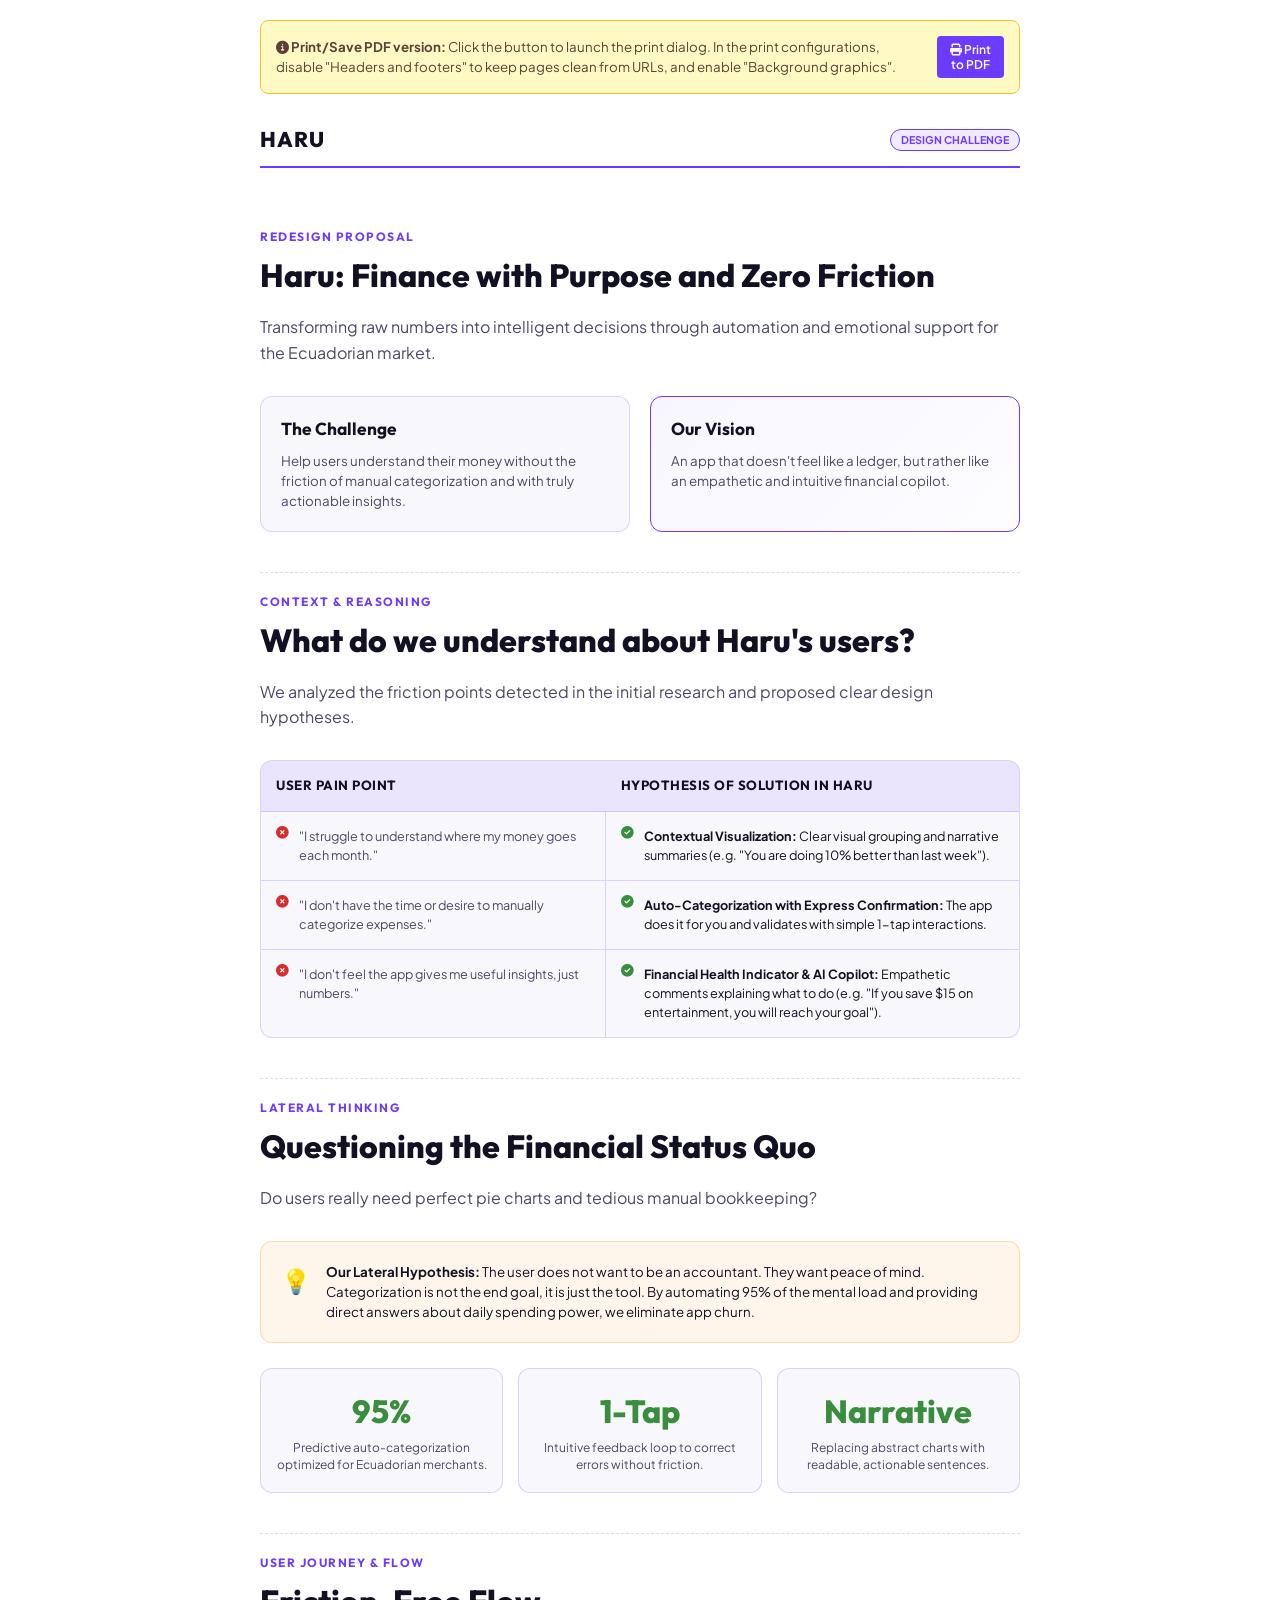
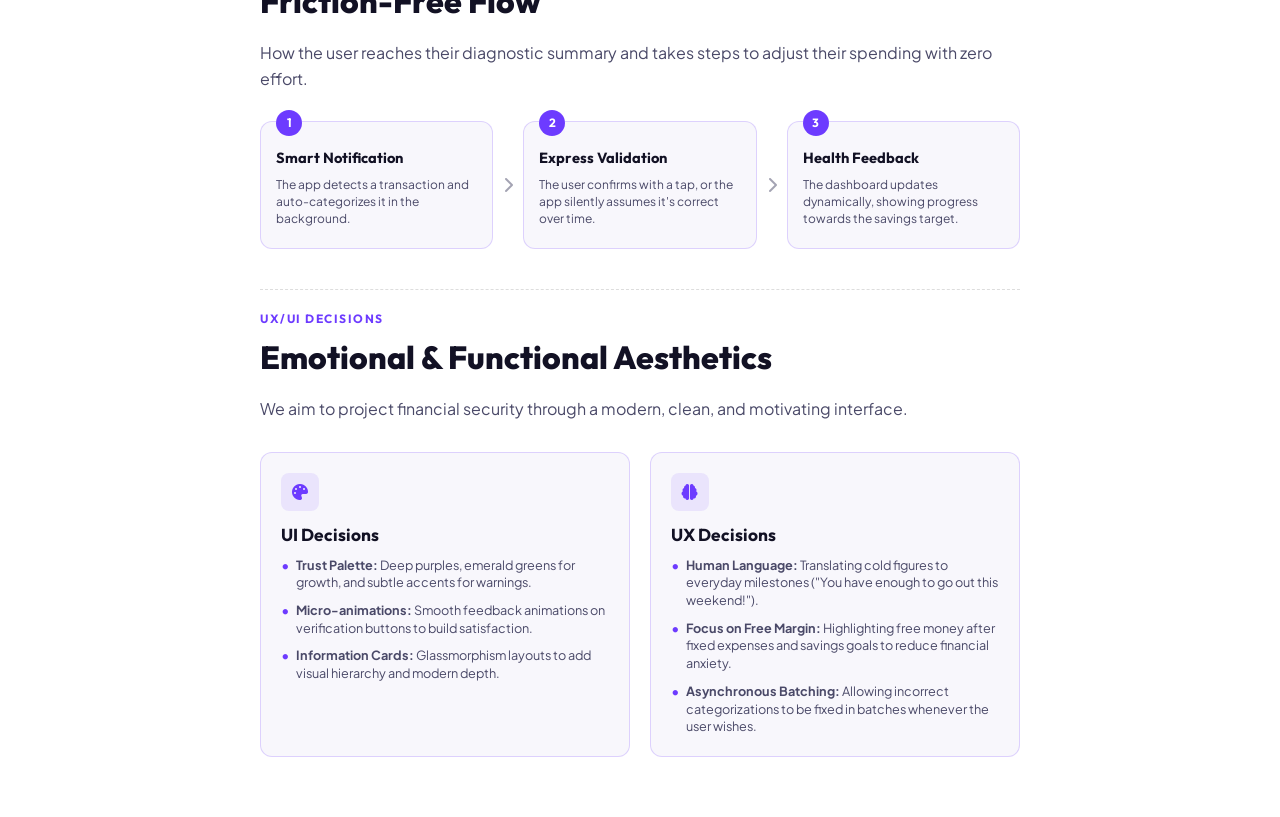
<file: print_presentation.html>
<!DOCTYPE html>
<html lang="en">
<head>
    <meta charset="UTF-8">
    <meta name="viewport" content="width=device-width, initial-scale=1.0">
    <title>Haru - Design Challenge PDF Export</title>
    <!-- Google Fonts -->
    <link href="https://fonts.googleapis.com/css2?family=Outfit:wght@300;400;600;700;800&family=Plus+Jakarta+Sans:wght@300;400;500;600;700&display=swap" rel="stylesheet">
    <!-- FontAwesome Icons -->
    <link rel="stylesheet" href="https://cdnjs.cloudflare.com/ajax/libs/font-awesome/6.4.0/css/all.min.css">
    
    <style>
        :root {
            --bg-color: #FFFFFF;
            --text-main: #121124;
            --text-muted: #4A4968;
            --primary: #6D3BFF;
            --border-color: rgba(109, 59, 255, 0.2);
            --card-bg: #F8F7FC;
            --font-heading: 'Outfit', sans-serif;
            --font-body: 'Plus Jakarta Sans', sans-serif;
        }

        * {
            margin: 0;
            padding: 0;
            box-sizing: border-box;
        }

        body {
            background-color: var(--bg-color);
            color: var(--text-main);
            font-family: var(--font-body);
            line-height: 1.5;
            font-size: 11pt;
            padding: 0;
        }

        /* Container & Print Page Setup */
        .print-container {
            max-width: 800px;
            margin: 0 auto;
            padding: 20px;
        }

        .header-banner {
            display: flex;
            justify-content: space-between;
            align-items: center;
            border-bottom: 2px solid var(--primary);
            padding-bottom: 10px;
            margin-bottom: 40px;
        }

        .brand-name {
            font-family: var(--font-heading);
            font-weight: 800;
            font-size: 16pt;
            letter-spacing: 1px;
            color: var(--text-main);
        }

        .brand-badge {
            background: rgba(109, 59, 255, 0.1);
            color: var(--primary);
            border: 1px solid var(--primary);
            padding: 2px 10px;
            border-radius: 100px;
            font-size: 8pt;
            font-weight: 700;
            text-transform: uppercase;
        }

        .print-instructions {
            background: #FFF9C4;
            border: 1px solid #FBC02D;
            color: #5D4037;
            padding: 15px;
            border-radius: 8px;
            margin-bottom: 30px;
            font-size: 10pt;
            display: flex;
            align-items: center;
            gap: 10px;
        }

        .print-instructions button {
            background: var(--primary);
            color: white;
            border: none;
            padding: 6px 12px;
            border-radius: 4px;
            cursor: pointer;
            font-family: var(--font-body);
            font-weight: 600;
            font-size: 9pt;
            margin-left: auto;
            transition: opacity 0.2s;
        }

        .print-instructions button:hover {
            opacity: 0.9;
        }

        /* Slide layout */
        .slide-page {
            background: #FFFFFF;
            padding: 20px 0 40px 0;
            border-bottom: 1px dashed #DDD;
            position: relative;
        }

        .slide-page:last-child {
            border-bottom: none;
        }

        .slide-category {
            color: var(--primary);
            font-family: var(--font-heading);
            font-weight: 700;
            text-transform: uppercase;
            font-size: 9pt;
            letter-spacing: 1.5px;
            display: block;
            margin-bottom: 10px;
        }

        .slide-title {
            font-family: var(--font-heading);
            font-size: 24pt;
            font-weight: 800;
            line-height: 1.2;
            margin-bottom: 20px;
            color: var(--text-main);
        }

        .slide-lead {
            font-size: 12pt;
            color: var(--text-muted);
            line-height: 1.6;
            margin-bottom: 30px;
        }

        /* Layout grids & elements */
        .grid-2-col {
            display: grid;
            grid-template-columns: 1fr 1fr;
            gap: 20px;
        }

        .grid-3-col {
            display: grid;
            grid-template-columns: 1fr 1fr 1fr;
            gap: 15px;
            margin-top: 25px;
        }

        .info-card {
            background: var(--card-bg);
            border: 1px solid var(--border-color);
            padding: 20px;
            border-radius: 12px;
        }

        .info-card h3, .design-decision-card h3 {
            font-family: var(--font-heading);
            font-size: 13pt;
            margin-bottom: 8px;
            color: var(--text-main);
        }

        .info-card p {
            font-size: 10pt;
            color: var(--text-muted);
            line-height: 1.5;
        }

        .info-card.highlight {
            background: linear-gradient(135deg, rgba(109, 59, 255, 0.05) 0%, rgba(109, 59, 255, 0.01) 100%);
            border-color: var(--primary);
        }

        /* Pain/Solution Table */
        .pain-solution-table {
            display: flex;
            flex-direction: column;
            border: 1px solid var(--border-color);
            border-radius: 12px;
            overflow: hidden;
            background: var(--card-bg);
        }

        .table-row {
            display: grid;
            grid-template-columns: 1fr 1.2fr;
            border-bottom: 1px solid var(--border-color);
        }

        .table-row:last-child {
            border-bottom: none;
        }

        .table-row.header {
            background: rgba(109, 59, 255, 0.1);
            font-weight: 700;
            font-family: var(--font-heading);
            font-size: 10pt;
            text-transform: uppercase;
            letter-spacing: 0.5px;
        }

        .table-row > div {
            padding: 15px;
        }

        .pain-cell {
            color: var(--text-muted);
            display: flex;
            gap: 10px;
            align-items: flex-start;
            font-size: 9.5pt;
            border-right: 1px solid var(--border-color);
        }

        .solution-cell {
            display: flex;
            gap: 10px;
            align-items: flex-start;
            font-size: 9.5pt;
            color: var(--text-main);
        }

        .text-danger { color: #D32F2F; }
        .text-success { color: #388E3C; }

        /* Insight Banner */
        .insight-banner {
            display: flex;
            gap: 15px;
            background: rgba(255, 145, 0, 0.08);
            border: 1px solid rgba(255, 145, 0, 0.3);
            padding: 20px;
            border-radius: 12px;
            line-height: 1.5;
            font-size: 10pt;
        }

        .banner-icon {
            font-size: 18pt;
        }

        /* Stats */
        .stat-card {
            background: var(--card-bg);
            border: 1px solid var(--border-color);
            padding: 18px 15px;
            border-radius: 12px;
            text-align: center;
        }

        .stat-num {
            font-family: var(--font-heading);
            font-size: 24pt;
            font-weight: 800;
            color: #388E3C;
            margin-bottom: 5px;
        }

        .stat-label {
            font-size: 9pt;
            color: var(--text-muted);
            line-height: 1.4;
        }

        /* Journey Flow */
        .journey-flow {
            display: flex;
            align-items: center;
            justify-content: space-between;
            gap: 10px;
            margin-top: 15px;
        }

        .journey-step {
            flex: 1;
            background: var(--card-bg);
            border: 1px solid var(--border-color);
            padding: 20px 15px;
            border-radius: 12px;
            position: relative;
        }

        .step-num {
            position: absolute;
            top: -12px;
            left: 15px;
            width: 26px;
            height: 26px;
            background: var(--primary);
            border-radius: 50%;
            display: flex;
            align-items: center;
            justify-content: center;
            font-family: var(--font-heading);
            font-weight: 700;
            font-size: 9pt;
            color: #FFF;
        }

        .journey-step h4 {
            font-family: var(--font-heading);
            font-size: 11pt;
            margin-bottom: 8px;
            color: var(--text-main);
            margin-top: 5px;
        }

        .journey-step p {
            font-size: 9pt;
            color: var(--text-muted);
            line-height: 1.4;
        }

        .journey-arrow {
            color: var(--text-muted);
            font-size: 12pt;
            opacity: 0.5;
        }

        /* Decision Cards */
        .design-decision-card {
            background: var(--card-bg);
            border: 1px solid var(--border-color);
            padding: 20px;
            border-radius: 12px;
        }

        .card-icon {
            width: 38px;
            height: 38px;
            background: rgba(109, 59, 255, 0.1);
            border-radius: 8px;
            display: flex;
            align-items: center;
            justify-content: center;
            color: var(--primary);
            font-size: 12pt;
            margin-bottom: 12px;
        }

        .design-decision-card ul {
            list-style-type: none;
            display: flex;
            flex-direction: column;
            gap: 10px;
        }

        .design-decision-card li {
            font-size: 9.5pt;
            color: var(--text-muted);
            line-height: 1.4;
            position: relative;
            padding-left: 15px;
        }

        .design-decision-card li::before {
            content: "•";
            color: var(--primary);
            position: absolute;
            left: 0;
            font-size: 12pt;
            line-height: 1;
        }

        /* Page Numbering Footer */
        .page-footer-label {
            display: none;
        }

        /* CSS Print Styles */
        @media print {
            @page {
                size: A4 portrait;
                margin: 20mm 15mm 20mm 15mm;
            }
            
            body {
                background-color: #FFFFFF;
                color: #000000;
            }

            .print-instructions {
                display: none !important;
            }

            .header-banner {
                position: fixed;
                top: 0;
                left: 0;
                right: 0;
                margin-bottom: 0;
            }

            .slide-page {
                display: block !important;
                page-break-after: always !important;
                break-after: page !important;
                padding-top: 30mm !important; /* Space for the fixed header */
                border-bottom: none !important;
            }

            .page-footer-label {
                display: block !important;
                position: fixed;
                bottom: 0;
                left: 0;
                right: 0;
                border-top: 1px solid #DDD;
                padding-top: 8px;
                text-align: right;
                font-family: var(--font-body);
                font-size: 9pt;
                color: #777;
            }

            .page-footer-label::after {
                content: "Page " counter(page);
            }
        }
    </style>
</head>
<body>

    <div class="print-container">
        <!-- Interactive Help Banner (Hidden when printing) -->
        <div class="print-instructions">
            <div>
                <i class="fa-solid fa-circle-info"></i> 
                <strong>Print/Save PDF version:</strong> Click the button to launch the print dialog. In the print configurations, disable "Headers and footers" to keep pages clean from URLs, and enable "Background graphics".
            </div>
            <button onclick="window.print()"><i class="fa-solid fa-print"></i> Print to PDF</button>
        </div>

        <!-- Global Document Header (Shows on top of every page) -->
        <header class="header-banner">
            <span class="brand-name">HARU</span>
            <span class="brand-badge">Design Challenge</span>
        </header>

        <!-- Slide 1 -->
        <section class="slide-page">
            <span class="slide-category">Redesign Proposal</span>
            <h1 class="slide-title">Haru: Finance with Purpose and Zero Friction</h1>
            <p class="slide-lead">Transforming raw numbers into intelligent decisions through automation and emotional support for the Ecuadorian market.</p>
            
            <div class="grid-2-col">
                <div class="info-card">
                    <h3>The Challenge</h3>
                    <p>Help users understand their money without the friction of manual categorization and with truly actionable insights.</p>
                </div>
                <div class="info-card highlight">
                    <h3>Our Vision</h3>
                    <p>An app that doesn't feel like a ledger, but rather like an empathetic and intuitive financial copilot.</p>
                </div>
            </div>
        </section>

        <!-- Slide 2 -->
        <section class="slide-page">
            <span class="slide-category">Context & Reasoning</span>
            <h1 class="slide-title">What do we understand about Haru's users?</h1>
            <p class="slide-lead">We analyzed the friction points detected in the initial research and proposed clear design hypotheses.</p>

            <div class="pain-solution-table">
                <div class="table-row header">
                    <div>User Pain Point</div>
                    <div>Hypothesis of Solution in Haru</div>
                </div>
                <div class="table-row">
                    <div class="pain-cell">
                        <i class="fa-solid fa-circle-xmark text-danger"></i>
                        <span>"I struggle to understand where my money goes each month."</span>
                    </div>
                    <div class="solution-cell">
                        <i class="fa-solid fa-circle-check text-success"></i>
                        <span><strong>Contextual Visualization:</strong> Clear visual grouping and narrative summaries (e.g. "You are doing 10% better than last week").</span>
                    </div>
                </div>
                <div class="table-row">
                    <div class="pain-cell">
                        <i class="fa-solid fa-circle-xmark text-danger"></i>
                        <span>"I don't have the time or desire to manually categorize expenses."</span>
                    </div>
                    <div class="solution-cell">
                        <i class="fa-solid fa-circle-check text-success"></i>
                        <span><strong>Auto-Categorization with Express Confirmation:</strong> The app does it for you and validates with simple 1-tap interactions.</span>
                    </div>
                </div>
                <div class="table-row">
                    <div class="pain-cell">
                        <i class="fa-solid fa-circle-xmark text-danger"></i>
                        <span>"I don't feel the app gives me useful insights, just numbers."</span>
                    </div>
                    <div class="solution-cell">
                        <i class="fa-solid fa-circle-check text-success"></i>
                        <span><strong>Financial Health Indicator & AI Copilot:</strong> Empathetic comments explaining what to do (e.g. "If you save $15 on entertainment, you will reach your goal").</span>
                    </div>
                </div>
            </div>
        </section>

        <!-- Slide 3 -->
        <section class="slide-page">
            <span class="slide-category">Lateral Thinking</span>
            <h1 class="slide-title">Questioning the Financial Status Quo</h1>
            <p class="slide-lead">Do users really need perfect pie charts and tedious manual bookkeeping?</p>
            
            <div class="insight-banner">
                <div class="banner-icon">💡</div>
                <div class="banner-content">
                    <strong>Our Lateral Hypothesis:</strong> The user does not want to be an accountant. They want peace of mind. Categorization is not the end goal, it is just the tool. By automating 95% of the mental load and providing direct answers about daily spending power, we eliminate app churn.
                </div>
            </div>

            <div class="grid-3-col">
                <div class="stat-card">
                    <div class="stat-num">95%</div>
                    <div class="stat-label">Predictive auto-categorization optimized for Ecuadorian merchants.</div>
                </div>
                <div class="stat-card">
                    <div class="stat-num">1-Tap</div>
                    <div class="stat-label">Intuitive feedback loop to correct errors without friction.</div>
                </div>
                <div class="stat-card">
                    <div class="stat-num">Narrative</div>
                    <div class="stat-label">Replacing abstract charts with readable, actionable sentences.</div>
                </div>
            </div>
        </section>

        <!-- Slide 4 -->
        <section class="slide-page">
            <span class="slide-category">User Journey & Flow</span>
            <h1 class="slide-title">Friction-Free Flow</h1>
            <p class="slide-lead">How the user reaches their diagnostic summary and takes steps to adjust their spending with zero effort.</p>

            <div class="journey-flow">
                <div class="journey-step">
                    <div class="step-num">1</div>
                    <div class="step-content">
                        <h4>Smart Notification</h4>
                        <p>The app detects a transaction and auto-categorizes it in the background.</p>
                    </div>
                </div>
                <div class="journey-arrow"><i class="fa-solid fa-chevron-right"></i></div>
                <div class="journey-step">
                    <div class="step-num">2</div>
                    <div class="step-content">
                        <h4>Express Validation</h4>
                        <p>The user confirms with a tap, or the app silently assumes it's correct over time.</p>
                    </div>
                </div>
                <div class="journey-arrow"><i class="fa-solid fa-chevron-right"></i></div>
                <div class="journey-step">
                    <div class="step-num">3</div>
                    <div class="step-content">
                        <h4>Health Feedback</h4>
                        <p>The dashboard updates dynamically, showing progress towards the savings target.</p>
                    </div>
                </div>
            </div>
        </section>

        <!-- Slide 5 -->
        <section class="slide-page">
            <span class="slide-category">UX/UI Decisions</span>
            <h1 class="slide-title">Emotional & Functional Aesthetics</h1>
            <p class="slide-lead">We aim to project financial security through a modern, clean, and motivating interface.</p>

            <div class="grid-2-col">
                <div class="design-decision-card">
                    <div class="card-icon"><i class="fa-solid fa-palette"></i></div>
                    <h3>UI Decisions</h3>
                    <ul>
                        <li><strong>Trust Palette:</strong> Deep purples, emerald greens for growth, and subtle accents for warnings.</li>
                        <li><strong>Micro-animations:</strong> Smooth feedback animations on verification buttons to build satisfaction.</li>
                        <li><strong>Information Cards:</strong> Glassmorphism layouts to add visual hierarchy and modern depth.</li>
                    </ul>
                </div>
                <div class="design-decision-card">
                    <div class="card-icon"><i class="fa-solid fa-brain"></i></div>
                    <h3>UX Decisions</h3>
                    <ul>
                        <li><strong>Human Language:</strong> Translating cold figures to everyday milestones ("You have enough to go out this weekend!").</li>
                        <li><strong>Focus on Free Margin:</strong> Highlighting free money after fixed expenses and savings goals to reduce financial anxiety.</li>
                        <li><strong>Asynchronous Batching:</strong> Allowing incorrect categorizations to be fixed in batches whenever the user wishes.</li>
                    </ul>
                </div>
            </div>
        </section>
    </div>

    <!-- Page footer numbering (Print only) -->
    <div class="page-footer-label"></div>

    <script>
        // Automatically trigger print dialog when loaded with ?print=true parameter
        const urlParams = new URLSearchParams(window.location.search);
        if (urlParams.get('print') === 'true') {
            window.onload = function() {
                // Short timeout to ensure styles and fonts are fully loaded
                setTimeout(function() {
                    window.print();
                }, 300);
            }
        }
    </script>
</body>
</html>
</file>
